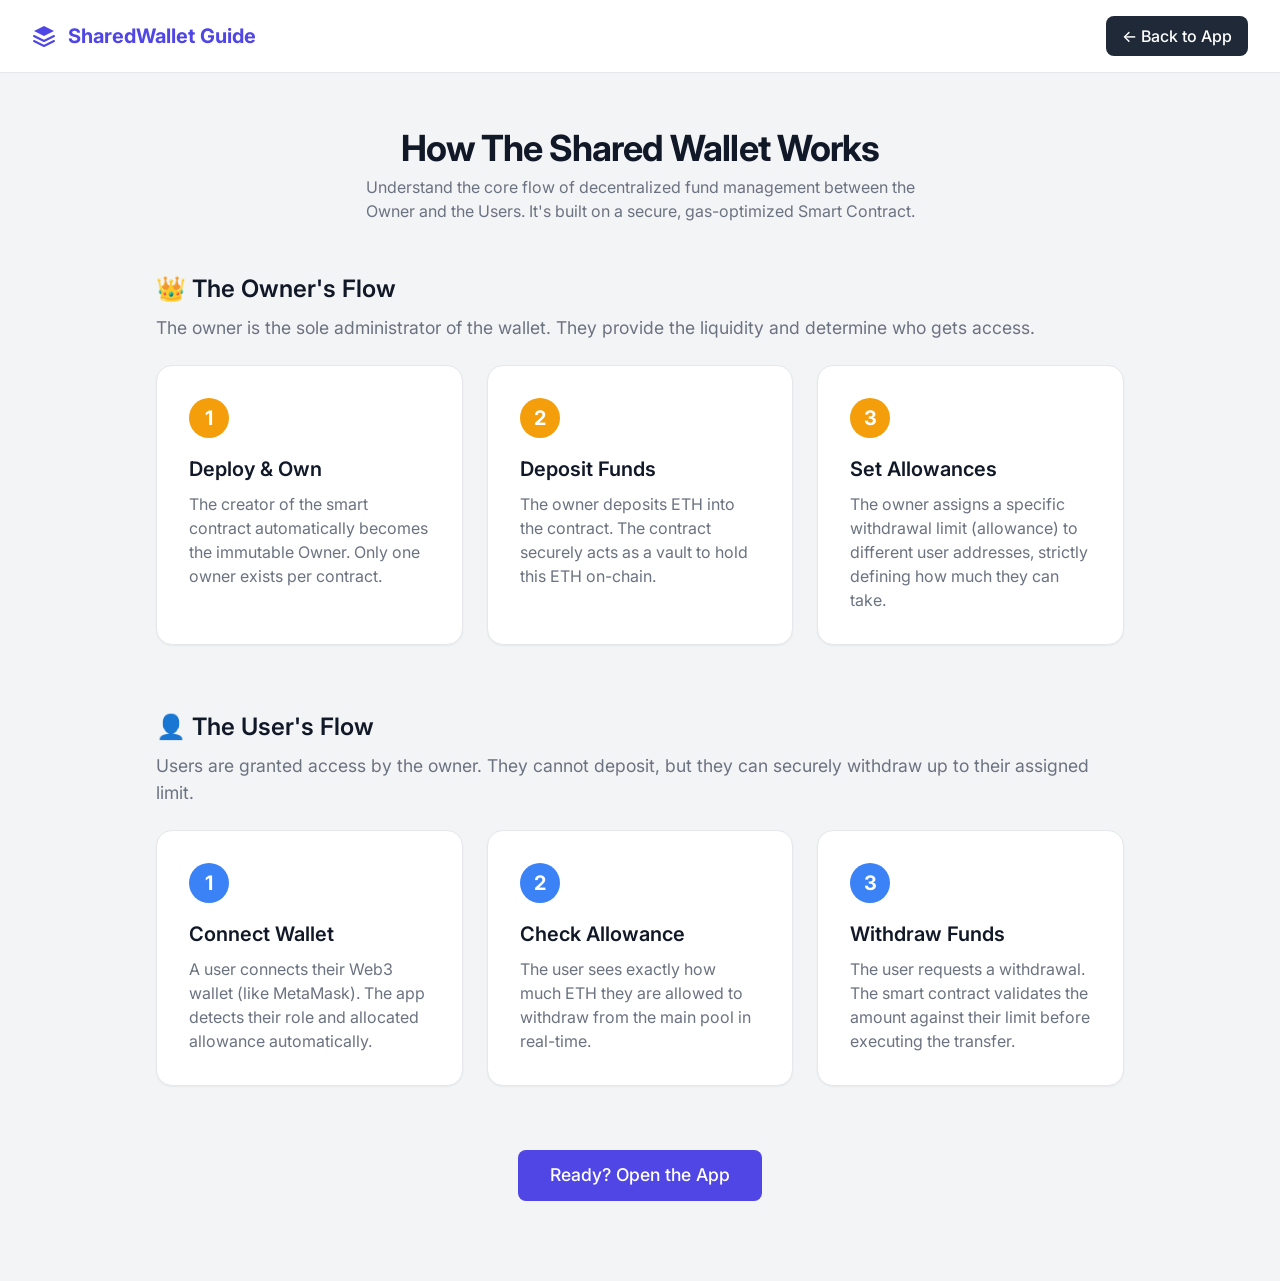
<file: how-it-works.html>
<!DOCTYPE html>
<html lang="en">
<head>
    <meta charset="UTF-8">
    <meta name="viewport" content="width=device-width, initial-scale=1.0">
    <title>How it Works - Shared Wallet</title>
    <!-- Google Fonts -->
    <link href="https://fonts.googleapis.com/css2?family=Inter:wght@400;500;600;700&display=swap" rel="stylesheet">
    <link rel="stylesheet" href="style.css">
    <style>
        .guide-section {
            margin-bottom: 3rem;
        }
        .step-grid {
            display: grid;
            grid-template-columns: repeat(auto-fit, minmax(250px, 1fr));
            gap: 1.5rem;
            margin-top: 1.5rem;
        }
        .step-card {
            padding: 2rem;
            background: var(--surface);
            border: 1px solid var(--border);
            border-radius: var(--radius-lg);
            box-shadow: var(--shadow-sm);
            position: relative;
            transition: var(--transition);
        }
        .step-card:hover {
            box-shadow: var(--shadow-md);
            transform: translateY(-2px);
        }
        .step-number {
            display: inline-flex;
            align-items: center;
            justify-content: center;
            width: 2.5rem;
            height: 2.5rem;
            background: var(--primary);
            color: white;
            border-radius: 50%;
            font-weight: bold;
            font-size: 1.25rem;
            margin-bottom: 1rem;
        }
        .owner-step .step-number { background: #F59E0B; } /* Warning/Owner color */
        .user-step .step-number { background: #3B82F6; }  /* User color */
        
        .header-desc {
            max-width: 600px;
            margin: 0 auto;
        }
        
        .guide-intro {
            font-size: 1.1rem;
            color: var(--text-muted);
        }
        
        a {
            text-decoration: none;
        }
    </style>
</head>
<body>
    <nav class="navbar">
        <div class="logo">
            <svg width="24" height="24" viewBox="0 0 24 24" fill="none" xmlns="http://www.w3.org/2000/svg">
                <path d="M12 2L2 7L12 12L22 7L12 2Z" fill="currentColor" />
                <path d="M2 17L12 22L22 17M2 12L12 17L22 12" stroke="currentColor" stroke-width="2" stroke-linecap="round" stroke-linejoin="round" />
            </svg>
            <span>SharedWallet Guide</span>
        </div>
        <div class="nav-actions">
            <a href="index.html" class="btn secondary-btn">&larr; Back to App</a>
        </div>
    </nav>

    <main class="container">
        <header class="app-header">
            <h1>How The Shared Wallet Works</h1>
            <p class="mt-2 header-desc">Understand the core flow of decentralized fund management between the Owner and the Users. It's built on a secure, gas-optimized Smart Contract.</p>
        </header>

        <section class="guide-section">
            <h2>👑 The Owner's Flow</h2>
            <p class="mt-2 guide-intro">The owner is the sole administrator of the wallet. They provide the liquidity and determine who gets access.</p>
            <div class="step-grid">
                <div class="step-card owner-step">
                    <div class="step-number">1</div>
                    <h3>Deploy & Own</h3>
                    <p class="mt-2">The creator of the smart contract automatically becomes the immutable Owner. Only one owner exists per contract.</p>
                </div>
                <div class="step-card owner-step">
                    <div class="step-number">2</div>
                    <h3>Deposit Funds</h3>
                    <p class="mt-2">The owner deposits ETH into the contract. The contract securely acts as a vault to hold this ETH on-chain.</p>
                </div>
                <div class="step-card owner-step">
                    <div class="step-number">3</div>
                    <h3>Set Allowances</h3>
                    <p class="mt-2">The owner assigns a specific withdrawal limit (allowance) to different user addresses, strictly defining how much they can take.</p>
                </div>
            </div>
        </section>

        <section class="guide-section" style="margin-top: 4rem;">
            <h2>👤 The User's Flow</h2>
            <p class="mt-2 guide-intro">Users are granted access by the owner. They cannot deposit, but they can securely withdraw up to their assigned limit.</p>
            <div class="step-grid">
                <div class="step-card user-step">
                    <div class="step-number">1</div>
                    <h3>Connect Wallet</h3>
                    <p class="mt-2">A user connects their Web3 wallet (like MetaMask). The app detects their role and allocated allowance automatically.</p>
                </div>
                <div class="step-card user-step">
                    <div class="step-number">2</div>
                    <h3>Check Allowance</h3>
                    <p class="mt-2">The user sees exactly how much ETH they are allowed to withdraw from the main pool in real-time.</p>
                </div>
                <div class="step-card user-step">
                    <div class="step-number">3</div>
                    <h3>Withdraw Funds</h3>
                    <p class="mt-2">The user requests a withdrawal. The smart contract validates the amount against their limit before executing the transfer.</p>
                </div>
            </div>
        </section>

        <div style="text-align: center; margin-top: 4rem; margin-bottom: 2rem;">
            <a href="index.html" class="btn primary-btn" style="font-size: 1.1rem; padding: 0.75rem 2rem;">Ready? Open the App</a>
        </div>
    </main>
</body>
</html>
</file>
<file: style.css>
:root {
    --primary: #4F46E5;
    --primary-hover: #4338CA;
    --secondary: #1F2937;
    --secondary-hover: #111827;
    --bg-color: #F3F4F6;
    --surface: #FFFFFF;
    --text-main: #111827;
    --text-muted: #6B7280;
    --border: #E5E7EB;
    --success: #10B981;
    --danger: #EF4444;
    --warning: #F59E0B;
    --radius-lg: 16px;
    --radius-md: 8px;
    --shadow-sm: 0 1px 2px 0 rgba(0, 0, 0, 0.05);
    --shadow-md: 0 4px 6px -1px rgba(0, 0, 0, 0.1), 0 2px 4px -1px rgba(0, 0, 0, 0.06);
    --shadow-lg: 0 10px 15px -3px rgba(0, 0, 0, 0.1), 0 4px 6px -2px rgba(0, 0, 0, 0.05);
    --transition: all 0.2s cubic-bezier(0.4, 0, 0.2, 1);
}

* {
    margin: 0;
    padding: 0;
    box-sizing: border-box;
}

body {
    font-family: 'Inter', -apple-system, BlinkMacSystemFont, sans-serif;
    background-color: var(--bg-color);
    color: var(--text-main);
    line-height: 1.5;
    min-height: 100vh;
}

/* Typography */
h1 {
    font-size: 2.25rem;
    font-weight: 700;
    letter-spacing: -0.025em;
}

h2 {
    font-size: 1.5rem;
    font-weight: 600;
}

h3 {
    font-size: 1.25rem;
    font-weight: 600;
}

p,
small {
    color: var(--text-muted);
}

.mt-2 {
    margin-top: 0.5rem;
}

/* Navbar */
.navbar {
    display: flex;
    justify-content: space-between;
    align-items: center;
    padding: 1rem 2rem;
    background: var(--surface);
    border-bottom: 1px solid var(--border);
    position: sticky;
    top: 0;
    z-index: 10;
}

.logo {
    display: flex;
    align-items: center;
    gap: 0.75rem;
    font-weight: 700;
    font-size: 1.25rem;
    color: var(--primary);
}

.nav-actions {
    display: flex;
    align-items: center;
    gap: 1rem;
}

/* Badges */
.badge {
    padding: 0.25rem 0.75rem;
    border-radius: 9999px;
    font-size: 0.875rem;
    font-weight: 500;
    background: var(--bg-color);
    color: var(--text-muted);
}

.badge.connected {
    background: #D1FAE5;
    color: #065F46;
}

.owner-badge {
    background: #FEF3C7;
    color: #92400E;
}

.role-badge {
    padding: 0.25rem 0.75rem;
    border-radius: 6px;
    font-size: 1rem;
    display: inline-block;
}

.role-badge.owner {
    background: #FEF3C7;
    color: #92400E;
}

.role-badge.user {
    background: #DBEAFE;
    color: #1E40AF;
}

/* Buttons */
.btn {
    padding: 0.5rem 1rem;
    border-radius: var(--radius-md);
    font-weight: 500;
    font-family: inherit;
    cursor: pointer;
    border: none;
    transition: var(--transition);
    display: inline-flex;
    align-items: center;
    justify-content: center;
}

.btn:disabled {
    opacity: 0.6;
    cursor: not-allowed;
}

.primary-btn {
    background: var(--primary);
    color: white;
}

.primary-btn:hover:not(:disabled) {
    background: var(--primary-hover);
    transform: translateY(-1px);
}

.secondary-btn {
    background: var(--secondary);
    color: white;
}

.secondary-btn:hover:not(:disabled) {
    background: var(--secondary-hover);
    transform: translateY(-1px);
}

/* Layout */
.container {
    max-width: 1000px;
    margin: 0 auto;
    padding: 3rem 1rem;
}

.app-header {
    text-align: center;
    margin-bottom: 3rem;
}

/* Cards */
.card {
    background: var(--surface);
    border-radius: var(--radius-lg);
    box-shadow: var(--shadow-sm);
    border: 1px solid var(--border);
    overflow: hidden;
}

.stats-card {
    display: grid;
    grid-template-columns: repeat(2, 1fr);
    gap: 1.5rem;
    padding: 1.5rem;
    margin-bottom: 2rem;
}

@media (max-width: 600px) {
    .stats-card {
        grid-template-columns: 1fr;
    }
}

.stat {
    display: flex;
    flex-direction: column;
    gap: 0.5rem;
    align-items: flex-start;
}

.stat h2 {
    word-break: break-word;
}

.stat-label {
    font-size: 0.875rem;
    color: var(--text-muted);
    font-weight: 500;
    text-transform: uppercase;
    letter-spacing: 0.05em;
}

/* Dashboard Grid */
.dashboard-grid {
    display: grid;
    grid-template-columns: 1fr 1fr;
    gap: 2rem;
}

@media (max-width: 768px) {
    .dashboard-grid {
        grid-template-columns: 1fr;
    }
}

.panel {
    padding: 2rem;
    display: flex;
    flex-direction: column;
    gap: 1.5rem;
}

.panel-header {
    display: flex;
    justify-content: space-between;
    align-items: center;
}

.divider {
    height: 1px;
    background: var(--border);
    margin: 0.5rem 0;
}

/* Forms */
.form-group {
    display: flex;
    flex-direction: column;
    gap: 0.5rem;
}

label {
    font-weight: 500;
    font-size: 0.875rem;
}

input {
    width: 100%;
    padding: 0.75rem 1rem;
    border-radius: var(--radius-md);
    border: 1px solid var(--border);
    font-family: inherit;
    font-size: 1rem;
    transition: var(--transition);
    outline: none;
}

input:focus {
    border-color: var(--primary);
    box-shadow: 0 0 0 3px rgba(79, 70, 229, 0.1);
}

.input-group {
    display: flex;
    gap: 0.5rem;
}

.input-group input {
    flex: 1;
}

.input-group .btn {
    white-space: nowrap;
}

/* Info Box */
.info-box {
    background: #F8FAFC;
    border-radius: var(--radius-md);
    padding: 1.25rem;
    border: 1px solid #E2E8F0;
}

.info-box h4 {
    margin-bottom: 0.5rem;
    color: #334155;
}

.info-box p {
    font-size: 0.875rem;
    margin-bottom: 0.25rem;
}

/* Toast Notifications */
#toast-container {
    position: fixed;
    bottom: 2rem;
    right: 2rem;
    display: flex;
    flex-direction: column;
    gap: 0.75rem;
    z-index: 50;
}

.toast {
    background: var(--surface);
    border-radius: var(--radius-md);
    padding: 1rem 1.5rem;
    box-shadow: var(--shadow-lg);
    border-left: 4px solid var(--primary);
    animation: slideIn 0.3s cubic-bezier(0.16, 1, 0.3, 1);
    display: flex;
    align-items: center;
    gap: 0.75rem;
    min-width: 300px;
}

.toast.error {
    border-left-color: var(--danger);
}

.toast.success {
    border-left-color: var(--success);
}

.toast.info {
    border-left-color: var(--primary);
}

@keyframes slideIn {
    from {
        transform: translateX(100%);
        opacity: 0;
    }

    to {
        transform: translateX(0);
        opacity: 1;
    }
}

@keyframes fadeOut {
    to {
        opacity: 0;
        transform: translateY(-10px);
    }
}
</file>
